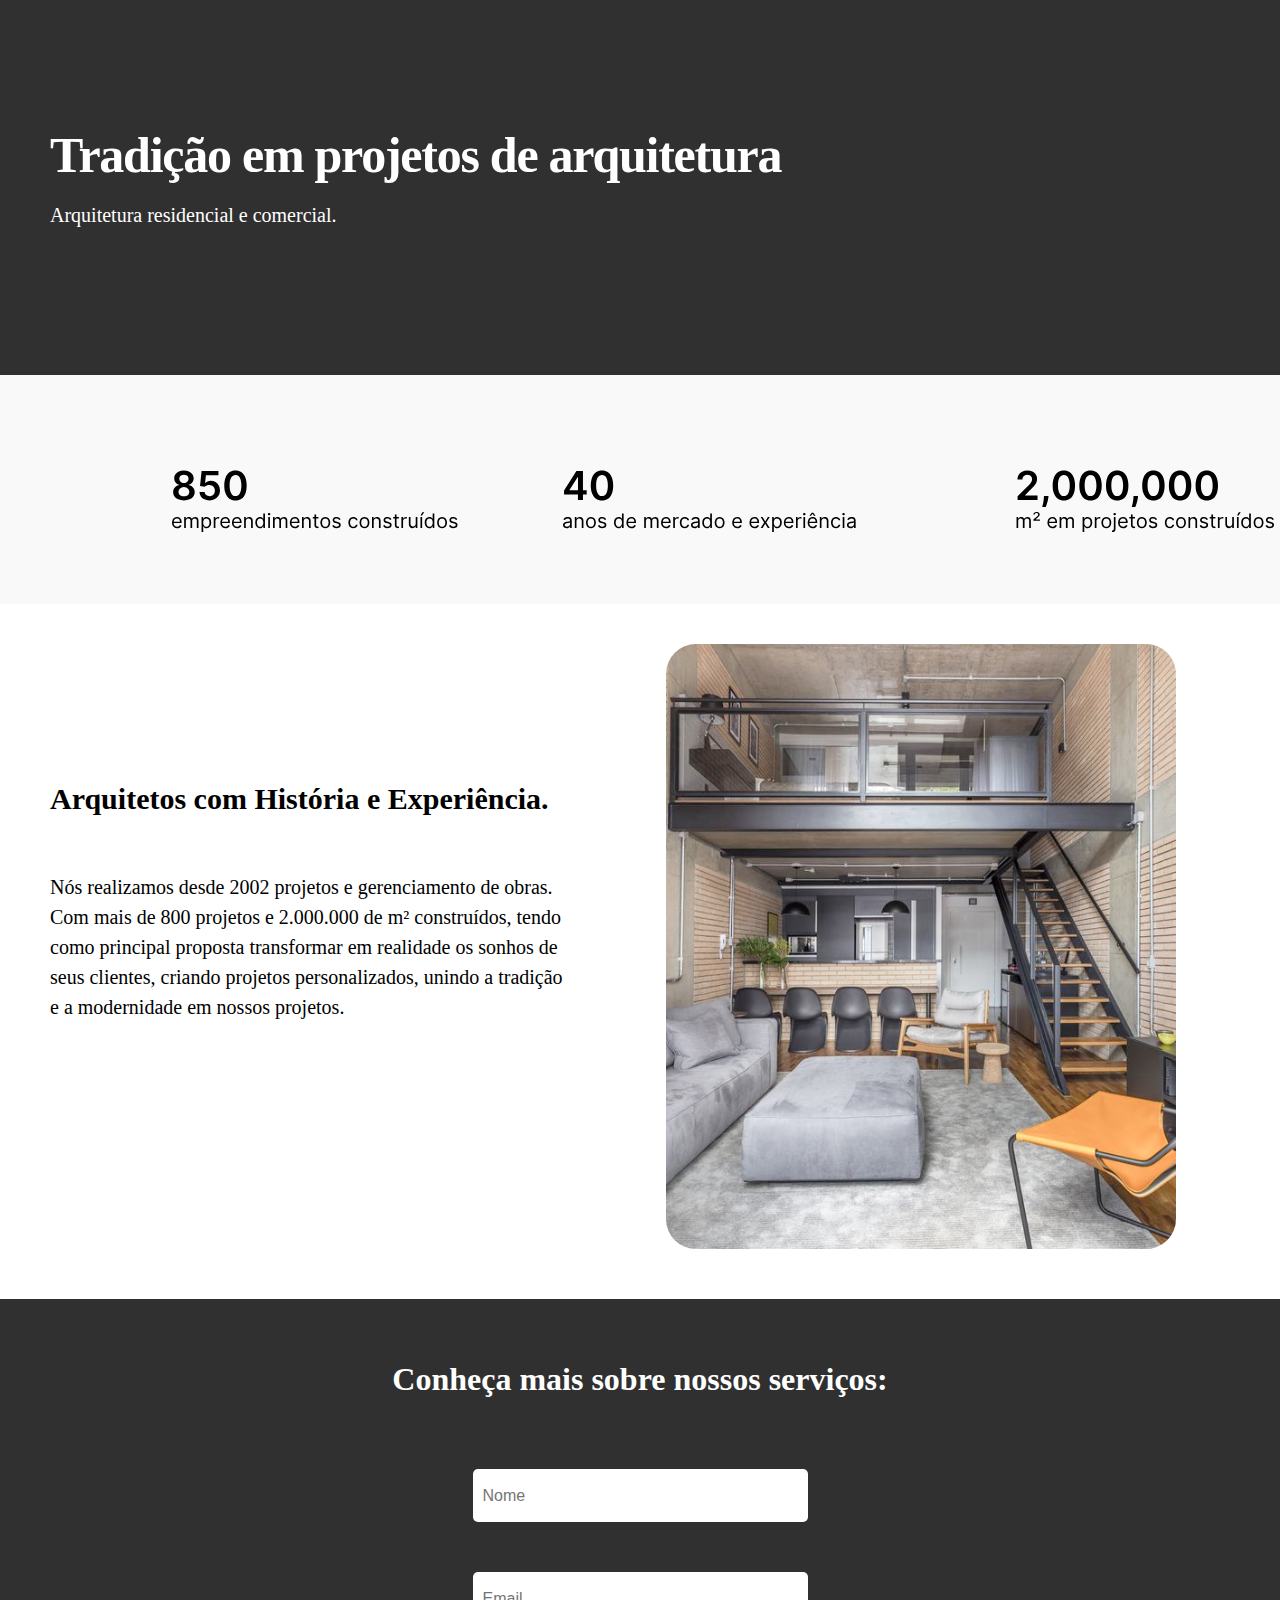
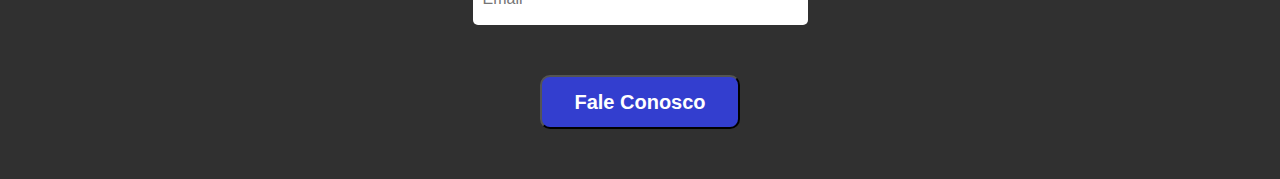
<file: Web Fellps/Arquitetura/index.html>
<html lang="pt-br">

<head>
    <meta charset="UTF-8">
    <meta name="viewport" content="width=device-width, initial-scale=1.0">
    <link rel="stylesheet" href="Estilo.css">
    <title>Site de divugação </title>
</head>

<body>
    <div id="title">
        <h1 class="t1">Tradição em projetos de arquitetura</h1>
        <h2 class="t2">Arquitetura residencial e comercial. </h2>
    </div>
    <div>
        <img src="img/feitos.svg">
    </div>
    </div>

    <div id="sobre">
        <div id="texto">
            <h1 class="t3"> Arquitetos com História e Experiência. </h1><br>
            <h2 class="t4"> Nós realizamos desde 2002 projetos e gerenciamento de obras. <br>
                Com mais de 800 projetos e 2.000.000 de m² construídos, tendo <br>
                como principal proposta transformar em realidade os sonhos de <br>
                seus clientes, criando projetos personalizados, unindo a tradição <br>
                e a modernidade em nossos projetos.</h2>
        </div>
        <div>
            <img src="img/casa.svg">

        </div>
    </div>

    <div id="best">
        <h1 class="titulo"> Conheça mais sobre nossos serviços: </h1><br>
        <form action="https://formspree.io/f/xkgwzwyz" method="post">
            <input class="email" type="text" placeholder="Nome" name="name" required=""><br>
            <input class="email" type="email" placeholder="Email" name="email" required=""><br>
            <button type="submit"> Fale Conosco</button>

        </form>
    </div>


</body>

</html>
</file>
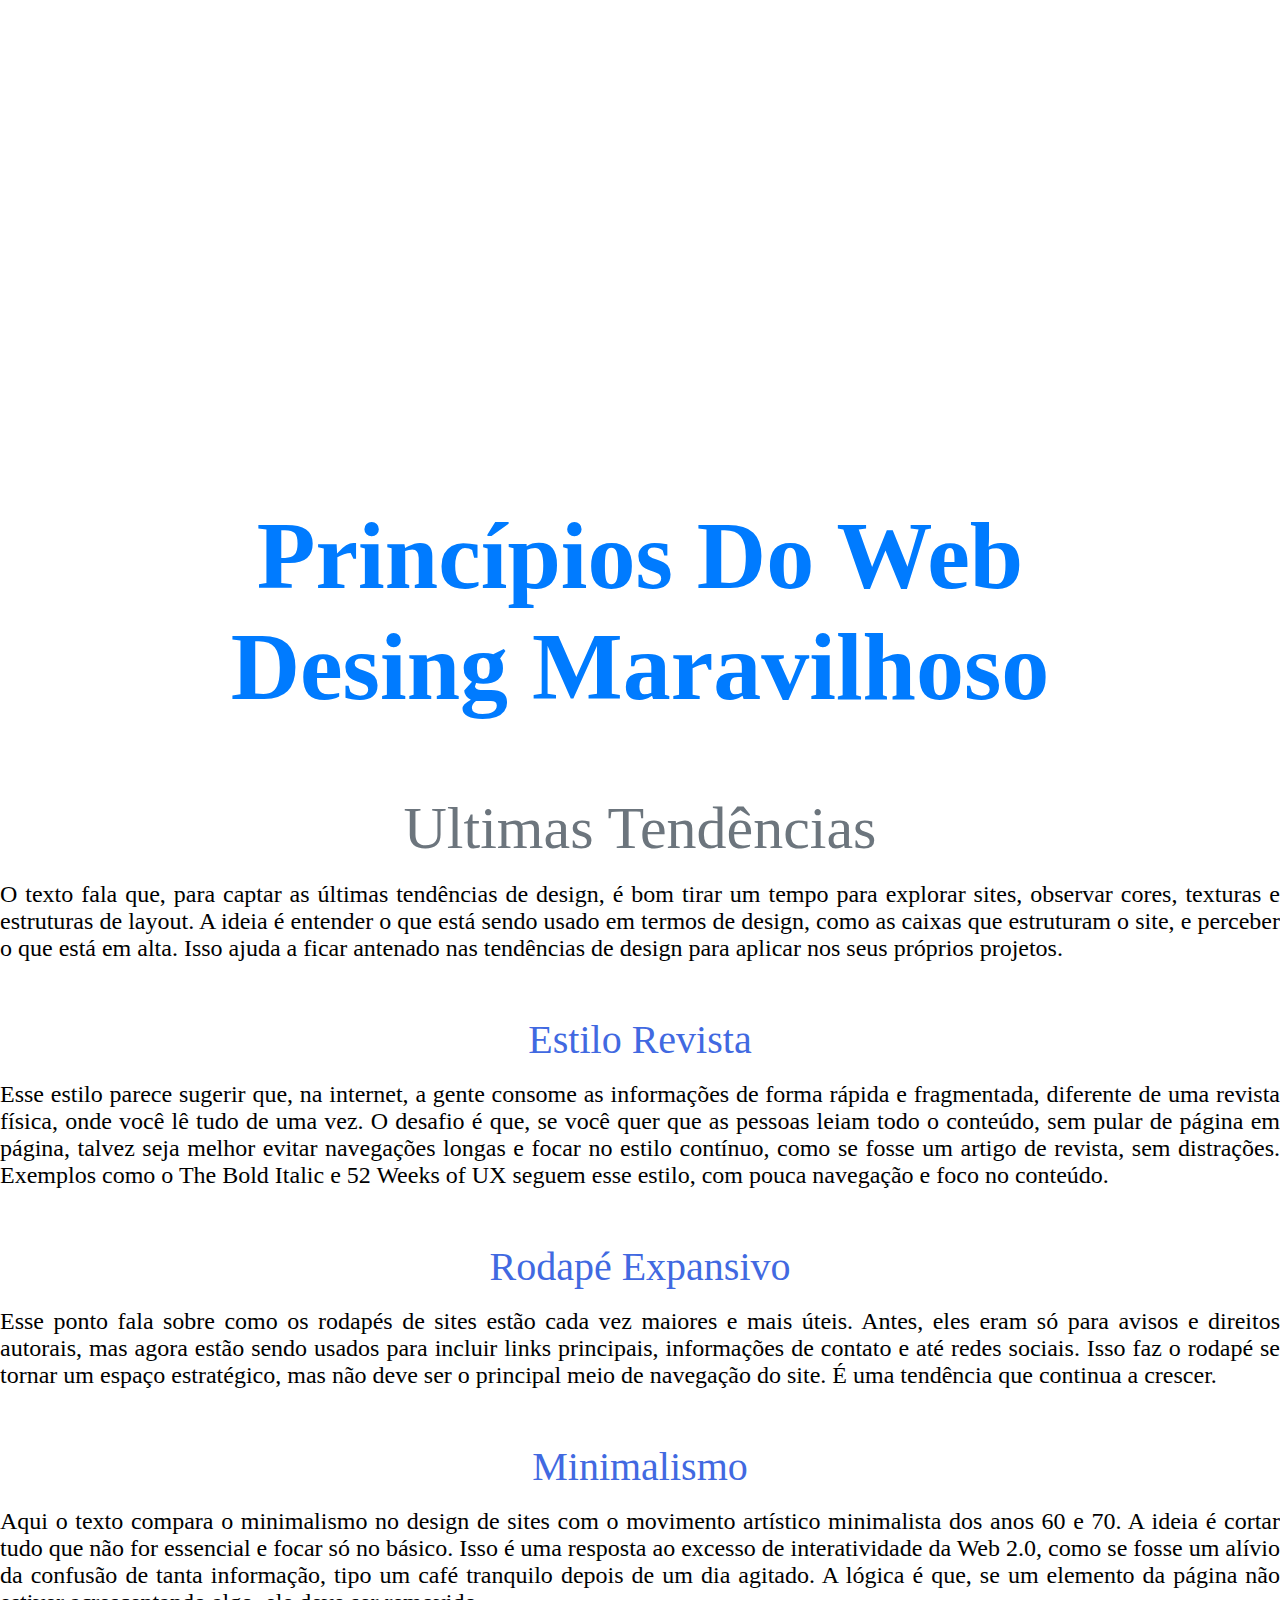
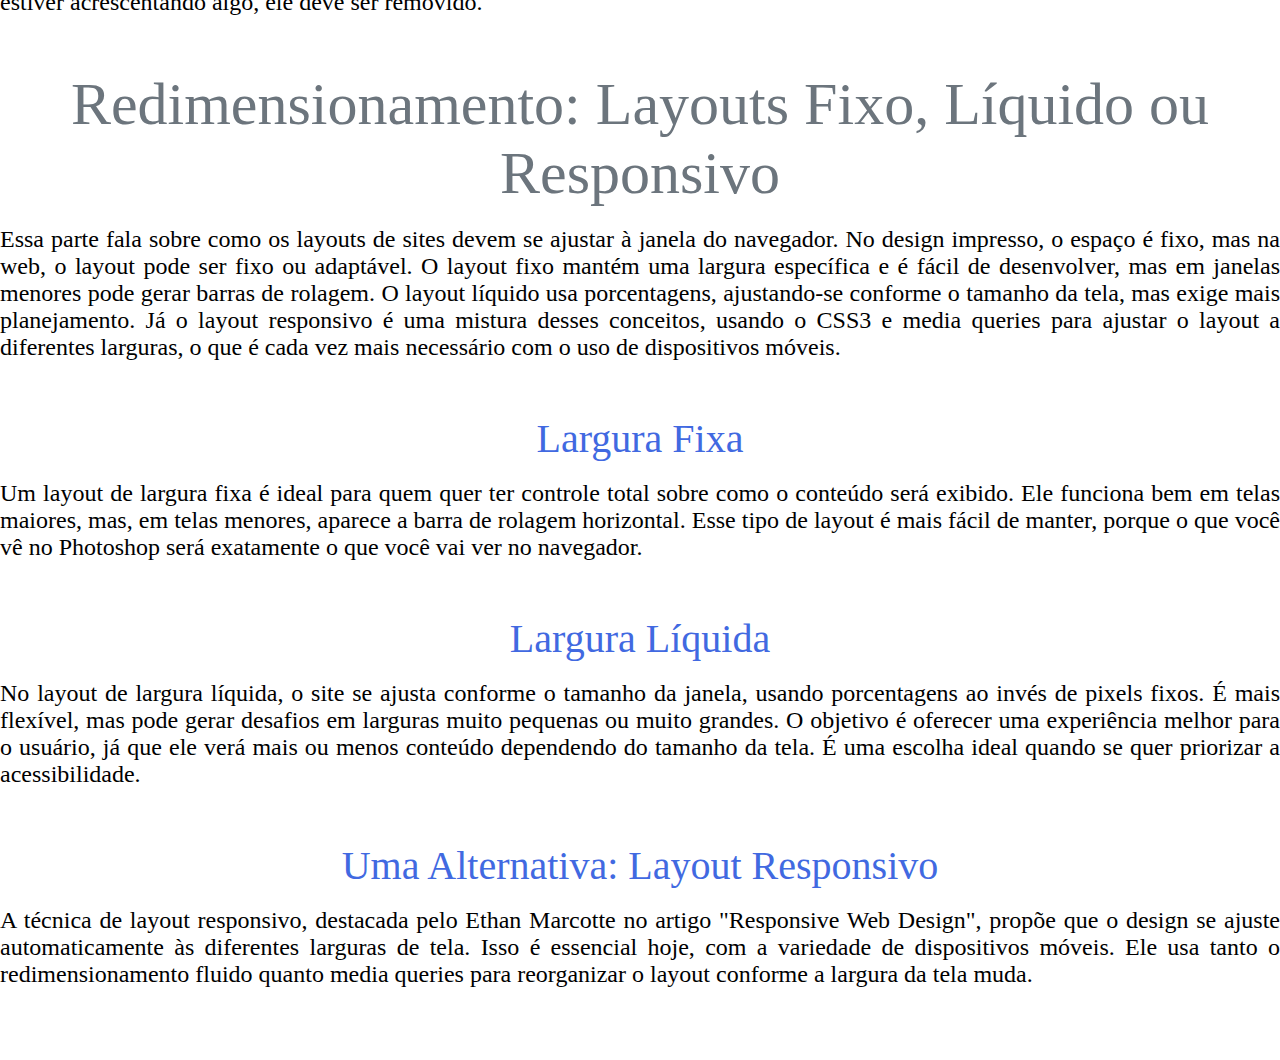
<file: Web Fellps/Barra Navegação/index.html>
<!DOCTYPE html>
<html lang="pt-br">

<head>
    <meta charset="UTF-8">
    <meta name="viewport" content="width=device-width, initial-scale=1.0">
    <title>Livro</title>
    <link rel="stylesheet" href="estilizando.css">
    <!-- se quiser incluir css nessa mesma pagina de html sem ser externo é só acrescentar aqui
entre as tags <style> -->
</head>

<body>
    <div class="bg"></div>
    <h1>Princípios Do Web <br> Desing Maravilhoso</h1> <br>
    <br>
    <br>
    <br>
    <h2>Ultimas Tendências</h2>
    <br>
    <P>
        O texto fala que, para captar as últimas tendências de design, é bom tirar um tempo para explorar sites,
        observar cores, texturas e estruturas de layout. A ideia é entender o que está sendo usado em termos de design,
        como as caixas que estruturam o site, e perceber o que está em alta. Isso ajuda a ficar antenado nas tendências
        de design para aplicar nos seus próprios projetos.

    </P>
    <br>
    <br>
    <br>
    <h3>Estilo Revista</h3>
    <br>
    <P>
        Esse estilo parece sugerir que, na internet, a gente consome as informações de forma rápida e fragmentada,
        diferente de uma revista física, onde você lê tudo de uma vez. O desafio é que, se você quer que as pessoas
        leiam todo o conteúdo, sem pular de página em página, talvez seja melhor evitar navegações longas e focar no
        estilo contínuo, como se fosse um artigo de revista, sem distrações. Exemplos como o The Bold Italic e 52 Weeks
        of UX seguem esse estilo, com pouca navegação e foco no conteúdo.
    </P>
    <br>
    <br>
    <br>
    <h3>Rodapé Expansivo</h3>
    <br>
    <P>
        Esse ponto fala sobre como os rodapés de sites estão cada vez maiores e mais úteis. Antes, eles eram só para
        avisos e direitos autorais, mas agora estão sendo usados para incluir links principais, informações de contato e
        até redes sociais. Isso faz o rodapé se tornar um espaço estratégico, mas não deve ser o principal meio de
        navegação do site. É uma tendência que continua a crescer.

    </P>
    <br>
    <br>
    <br>
    <h3>Minimalismo</h3>
    <br>
    <P>
        Aqui o texto compara o minimalismo no design de sites com o movimento artístico minimalista dos anos 60 e 70. A
        ideia é cortar tudo que não for essencial e focar só no básico. Isso é uma resposta ao excesso de interatividade
        da Web 2.0, como se fosse um alívio da confusão de tanta informação, tipo um café tranquilo depois de um dia
        agitado. A lógica é que, se um elemento da página não estiver acrescentando algo, ele deve ser removido.
    </P>
    <br>
    <br>
    <br>
    <h2>Redimensionamento: Layouts Fixo, Líquido ou Responsivo</h2>
    <br>
    <P>
        Essa parte fala sobre como os layouts de sites devem se ajustar à janela do navegador. No design impresso, o
        espaço é fixo, mas na web, o layout pode ser fixo ou adaptável. O layout fixo mantém uma largura específica e é
        fácil de desenvolver, mas em janelas menores pode gerar barras de rolagem. O layout líquido usa porcentagens,
        ajustando-se conforme o tamanho da tela, mas exige mais planejamento. Já o layout responsivo é uma mistura
        desses conceitos, usando o CSS3 e media queries para ajustar o layout a diferentes larguras, o que é cada vez
        mais necessário com o uso de dispositivos móveis.
    </P>
    <br>
    <br>
    <br>
    <h3>Largura Fixa</h3>
    <br>
    <P>
        Um layout de largura fixa é ideal para quem quer ter controle total sobre como o conteúdo será exibido. Ele
        funciona bem em telas maiores, mas, em telas menores, aparece a barra de rolagem horizontal. Esse tipo de layout
        é mais fácil de manter, porque o que você vê no Photoshop será exatamente o que você vai ver no navegador.
    </P>
    <br>
    <br>
    <br>
    <h3>Largura Líquida</h3>
    <br>
    <P>
        No layout de largura líquida, o site se ajusta conforme o tamanho da janela, usando porcentagens ao invés de
        pixels fixos. É mais flexível, mas pode gerar desafios em larguras muito pequenas ou muito grandes. O objetivo é
        oferecer uma experiência melhor para o usuário, já que ele verá mais ou menos conteúdo dependendo do tamanho da
        tela. É uma escolha ideal quando se quer priorizar a acessibilidade.
    </P>
    <br>
    <br>
    <br>
    <h3>Uma Alternativa: Layout Responsivo</h3>
    <br>
    <P>
        A técnica de layout responsivo, destacada pelo Ethan Marcotte no artigo "Responsive Web Design", propõe que o
        design se ajuste automaticamente às diferentes larguras de tela. Isso é essencial hoje, com a variedade de
        dispositivos móveis. Ele usa tanto o redimensionamento fluido quanto media queries para reorganizar o layout
        conforme a largura da tela muda.
    </P>
    <br>
    <br>
    <br>
    <br>

</body>

</html>
</file>
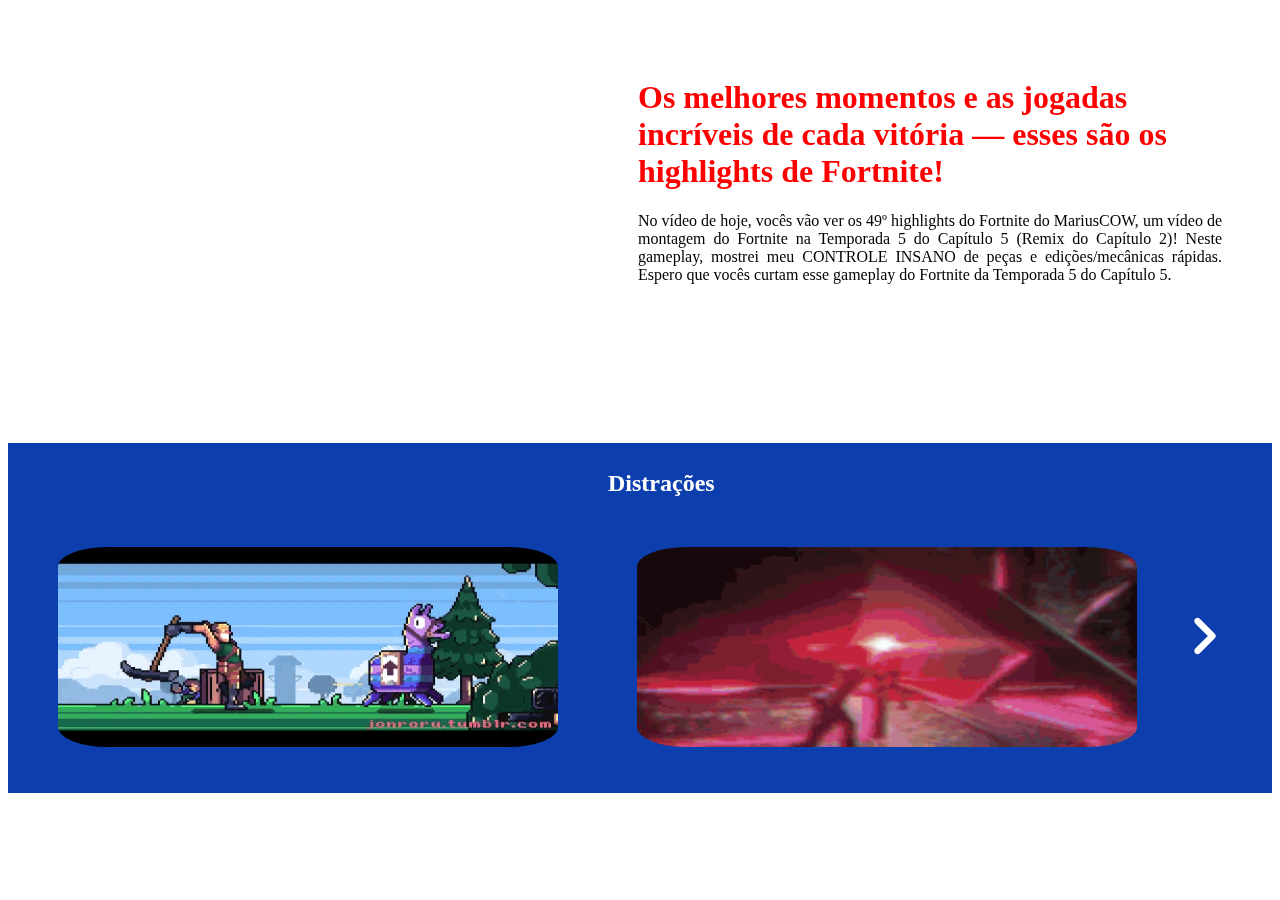
<file: Web Fellps/Carrossel/index.html>
<!DOCTYPE html>
<html lang="pt-br">

<head>
    <meta charset="UTF-8">
    <meta name="viewport" content="width=device-width, initial-scale=1.0">
    <title>Tec IFMT</title>
    <link rel="stylesheet" href="style.css">


</head>

<body>
    <!--Seção do video-->
    <div id="secaovideo">
        <iframe width="560" height="315" src="https://www.youtube.com/embed/Edep4yk2plY?si=GKEAQIdA7E9n9Bwx"
            title="YouTube video player" frameborder="0"
            allow="accelerometer; autoplay; clipboard-write; encrypted-media; gyroscope; picture-in-picture; web-share"
            referrerpolicy="strict-origin-when-cross-origin" allowfullscreen></iframe>

        <!--Seção texto do video-->
        <div id="titulovideo">
            <h1>Os melhores momentos e as jogadas incríveis de cada vitória — esses são os highlights de Fortnite!
            </h1>
            <p id="textovideo">
                No vídeo de hoje, vocês vão ver os 49º highlights do Fortnite do MariusCOW, um vídeo de montagem do
                Fortnite na Temporada 5 do Capítulo 5 (Remix do Capítulo 2)! Neste gameplay, mostrei meu CONTROLE INSANO
                de peças e edições/mecânicas rápidas. Espero que vocês curtam esse gameplay do Fortnite da Temporada 5
                do Capítulo 5.
            </p>
        </div>
    </div>

    <!--Seção do carrossel-->
    <div id="carrossel">
        <h2><br>Distrações</h2>

        <!--Divisão dos Card-->
        <div id="cards">
            <img id="setaesquerda" onclick="DeslizarParaEsquerda()" class="seta" src="setaesquerda.svg">
            <img id="Leonardo" class="card" src="4gif.gif">
            <img id="Samantha" class="card" src="5gif.gif">
            <img id="Bruna" class="card" src="1gif.gif">
            <img id="setadireita" class="seta" onclick="DeslizarParaDireita()" src="setadireita.svg">

        </div>
    </div>
    <br>
<br>
<br>
<br>
    <script src="index.js"></script>
</body>


</html>
</file>
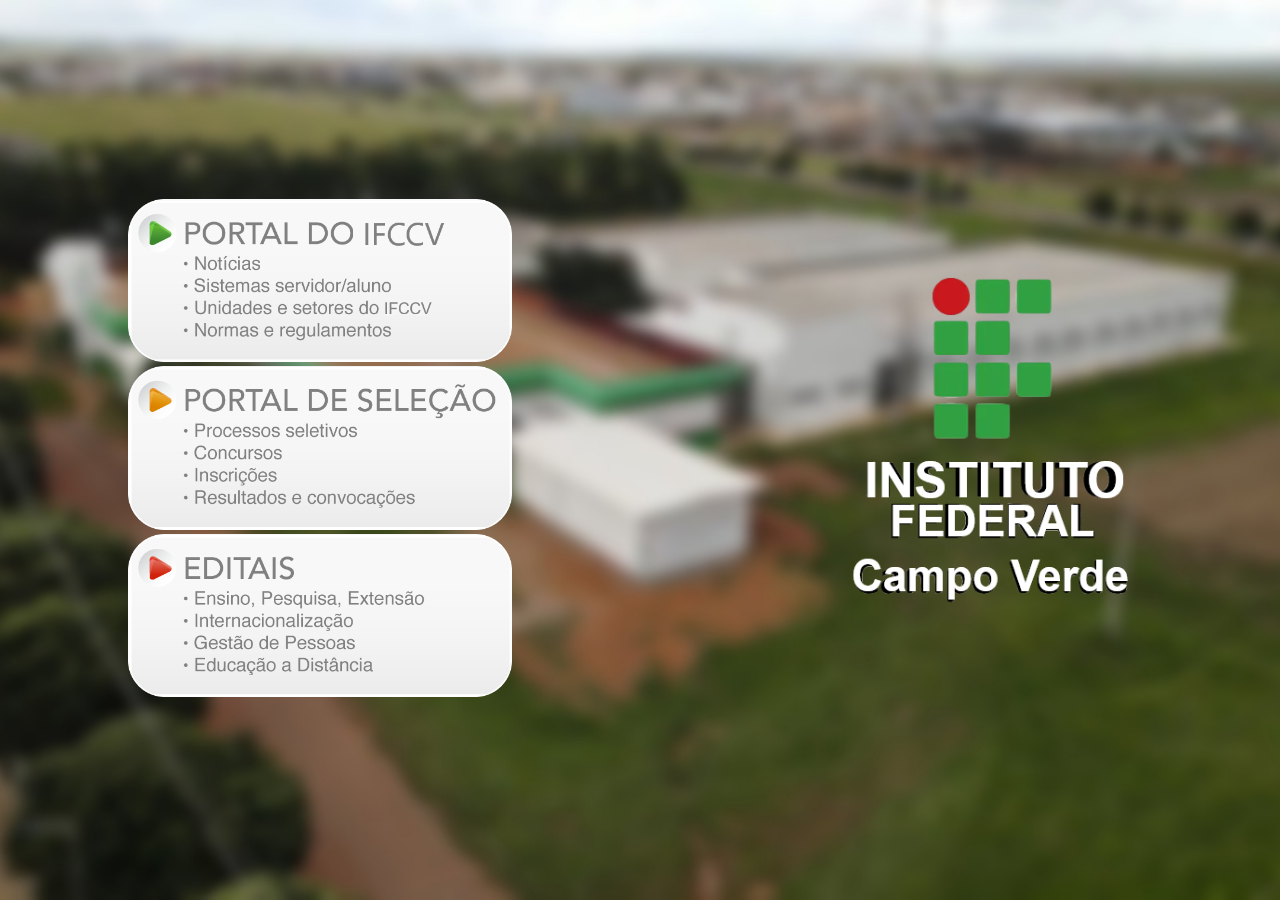
<file: Web Fellps/IFCCV/index.html>
<!DOCTYPE html>
<html lang="pt-br">

<head>
  <meta charset="utf-8">
  <meta name="HandheldFriendly" content="True" />
  <meta name="MobileOptimized" content="320" />
  <meta name="viewport" content="width=device-width, initial-scale=1" />
  <title>Instituto Federal de Campo Verde</title>

  <link rel="shortcut icon" href="img/favicon.ico" />
  <link rel="stylesheet" href="main.css">

  <script type="text/javascript">
    var _paq = window._paq || [];
    _paq.push(['trackPageView']);
    _paq.push(['enableLinkTracking']);
    (function () {
      var u = "https://analytics.ifccv.edu.br/";
      _paq.push(['setTrackerUrl', u + 'matomo.php']);
      _paq.push(['setSiteId', '1']);
      var d = document, g = d.createElement('script'), s = d.getElementsByTagName('script')[0];
      g.type = 'text/javascript'; g.async = true; g.defer = true; g.src = u + 'matomo.js'; s.parentNode.insertBefore(g, s);
    })();
  </script>
</head>

<body>
  <div class="wrapper">
    <div class="main">
      <img src="img/logo-ifccv-hotsite.png" alt="Instituto Federal de Campo Verde" />
    </div>
    <div class="menu">      
      <div>
        <ul>
	  <li>
	    </a>
          </li>
          <li>
            <a href="https://ifmt.edu.br/">
              <img src="img/button-portal-ifro.png" alt="Portal do IFCCV" />
            </a>
          </li>            
          <li>
            <a href="https://seletivo.ifmt.edu.br/">
              <img src="img/button-portal-selecao.png" alt="Portal de Seleção do IFCCV" />
            </a>
          </li>
          <li>
            <a href="https://processoseletivo.ifmt.edu.br/">
              <img src="img/button-editais.png" alt="Editais do IFCCV" />
            </a>
          </li>
        </ul>
      </div>
    </div>
  </div>
  <script defer="defer" src="https://barra.brasil.gov.br/barra_2.0.js" type="text/javascript"></script>
</body>
</html>
</file>
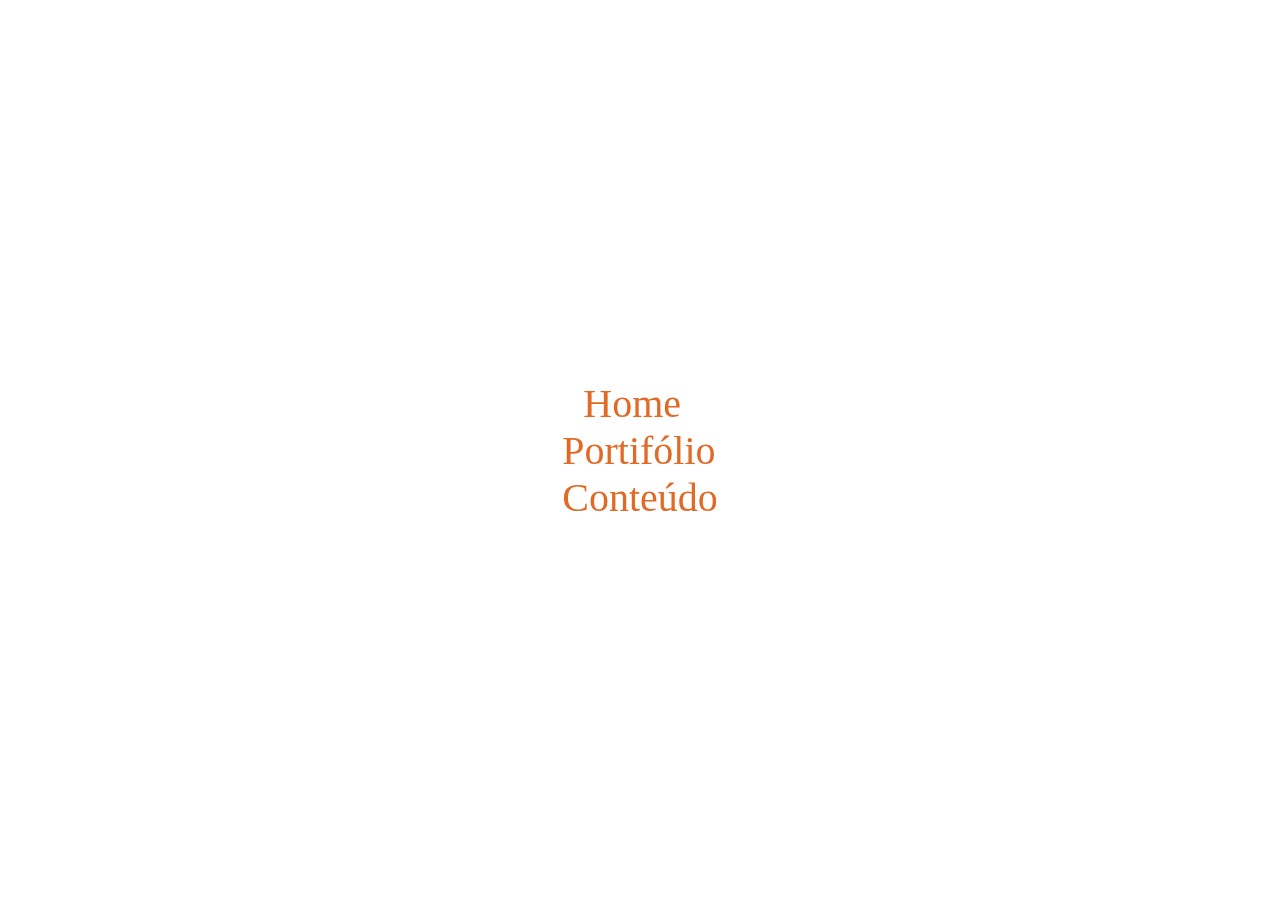
<file: Web Fellps/Barra Navegação/barra_navegação.html>
<!DOCTYPE html>
<html lang="pt-br">

<head>
    <meta charset="UTF-8">
    <meta name="viewport" content="width=device-width, initial-scale=1.0">
    <title>Barra de Navegação</title>
    <link rel="stylesheet" href="estilizando.css">
</head>

<body>
    <div class="form-box">
        <div class="nave">
            <ul>
                <li><a href="barra_navegação.html">Home</a></li>
                <li><a href="portifolio.html" target="_blank">Portifólio</a></li>
                <li><a href="index.html" target="_blank">Conteúdo</a></li>
                <!-- o target aqui mencionado sugere onde nossa pagina vai abrir nesse caso irá abrir
em uma aba em branco, mas temos outras opcaos: _self: Abre o link na mesma janela ou aba;-->
            </ul>
        </div>
    </div>
    <style>
        body {
            background: url(https://wallpapers.com/images/hd/pc-background-icblvzjtn3i7m291.jpg)no-repeat;
            background-size: cover;
            background-position: center;
            display: flex;
            justify-content: center;
            align-items: center;
            min-height: 100vh;
            width: 100%;
        }

        .form-box {
            position: relative;
            width: 350px;
            height: 400px;
            background: transparent;
            border: 2px solid rgba(255,255,255,0.5);
            border-radius: 20px;
            backdrop-filter: blur(15px);
            justify-content: center;
            align-items: center;
            display: flex;
        }

        .nave a {
            text-decoration: none;
            color: rgb(224, 106, 38);

        }
        .nave a:hover {
            color: rgb(255, 0, 0);
        }

        .nave ul li {
            display: inline-block;
            margin-right: 10%;
            text-decoration: none;
            color: #000000;
            display: flex;
            justify-content: space-around;
            justify-items: center;            
            font-size: 40px;
            font-family:arial black;
            

        }
    </style>
</body>

</html>
</file>
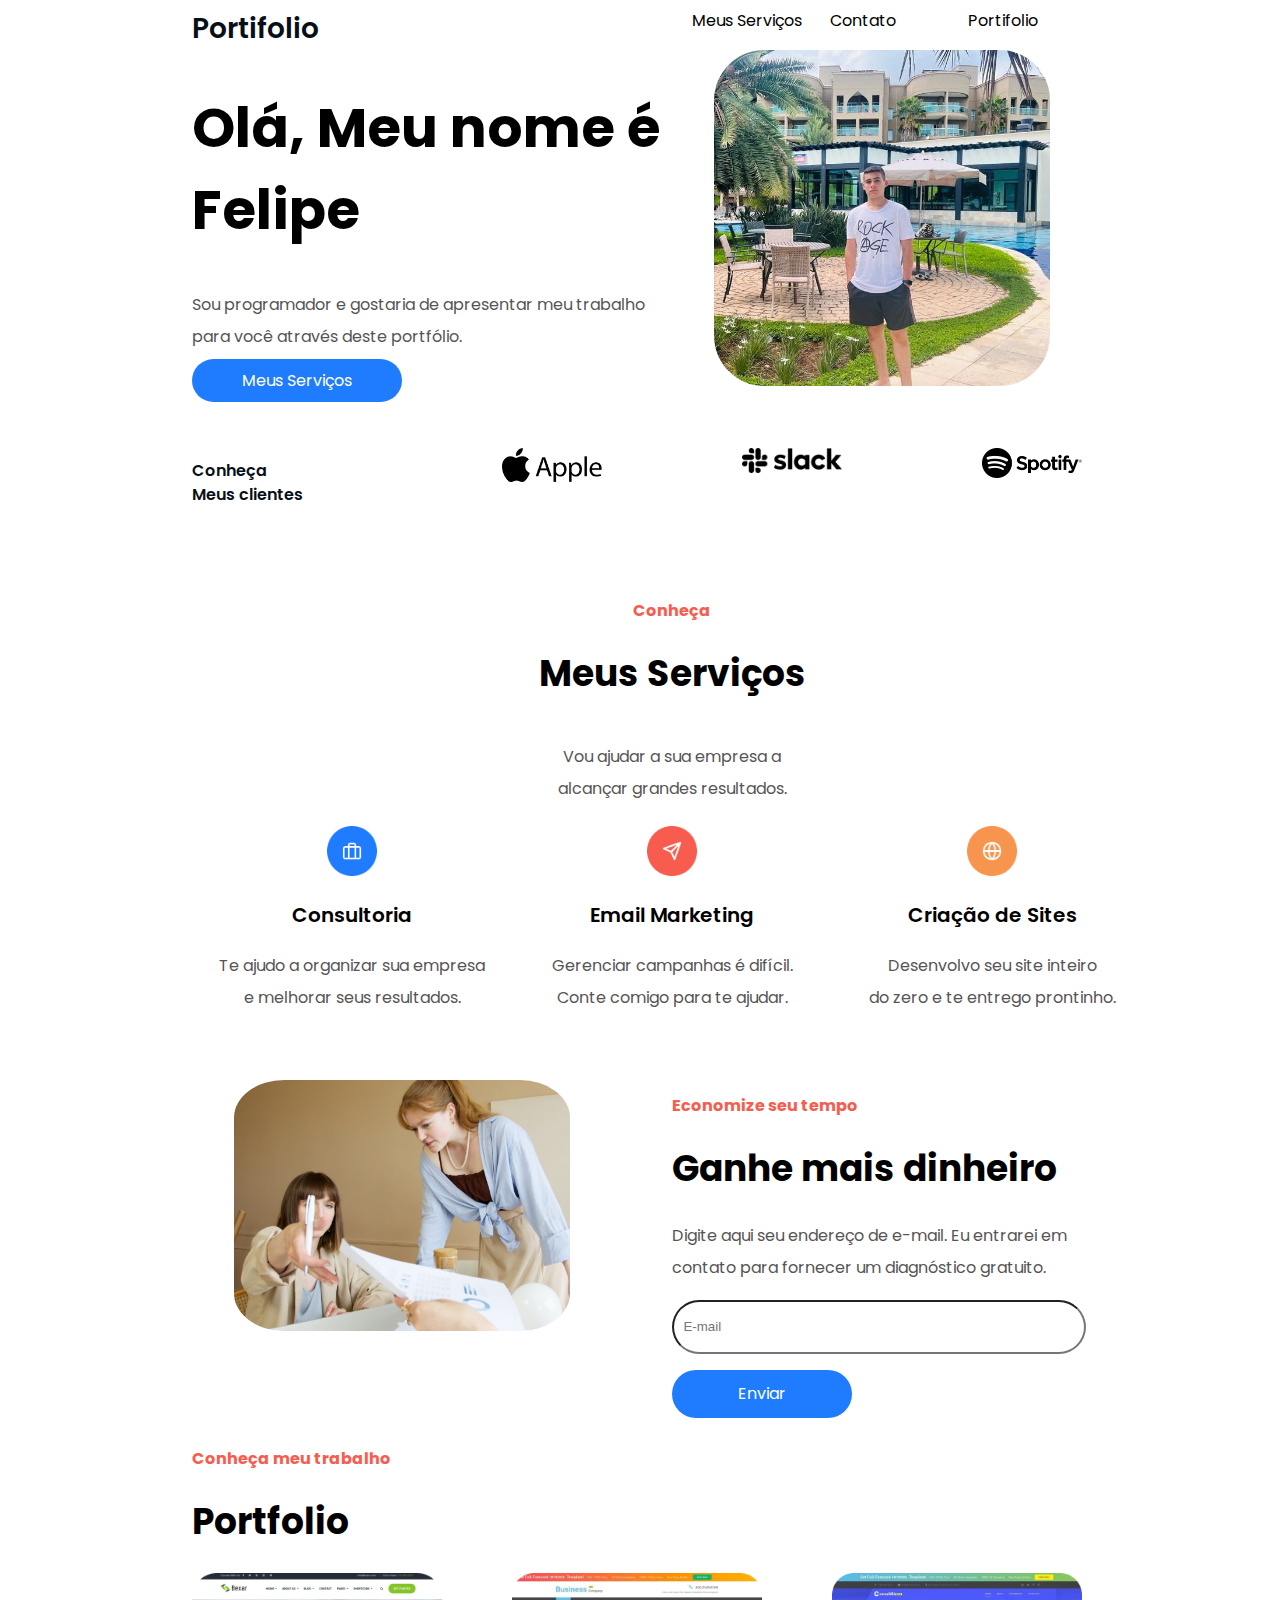
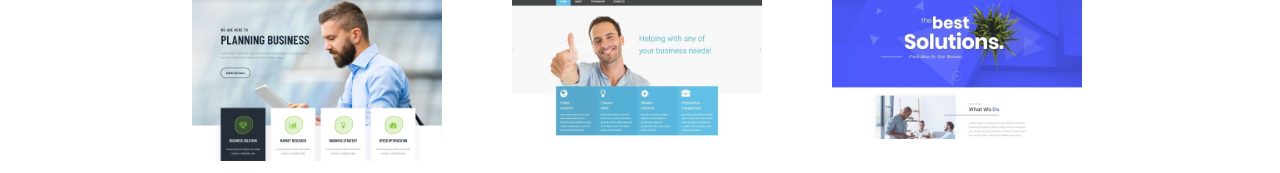
<file: Web Fellps/Barra Navegação/portifolio.html>
<!DOCTYPE html>
<html lang="pt-br">

<head>
    <meta charset="UTF-8">
    <meta http-equiv="X-UA-Compatible" content="IE=edge">
    <meta name="viewport" content="width=device-width, initial-scale=1.0">
    <link rel="stylesheet" href="Estilo.css">
    <link rel="preconnect" href="https://fonts.googleapis.com">
    <link rel="preconnect" href="https://fonts.gstatic.com" crossorigin>
    <link
        href="https://fonts.googleapis.com/css2?family=Poppins:ital,wght@0,100;0,200;0,300;0,400;0,500;0,600;0,700;0,800;0,900;1,100;1,200;1,300;1,400;1,500;1,600;1,700;1,800;1,900&display=swap"
        rel="stylesheet">

    <title>Portifolio</title>

</head>

<body>
    <div class="navegacao">
        <div id="titulo">
            Portifolio
        </div>
        <div id="menu">
            <ul>
                <li><a href="#services">Meus Serviços</a></li>
                <li><a href="#contactForm">Contato</a></li>
                <li><a href="#portifolioTitle">Portifolio</a></li>
            </ul>
        </div>
    </div>

    <div class="navegacao">

        <div id="cabecalhocta">
            <h1>Olá, Meu nome é Felipe</h1>
            <p class="texto">Sou programador e gostaria de apresentar meu trabalho para você através deste
                portfólio.</p>
            <a id="buttoncta" href="#services">Meus Serviços</a>

        </div>
        <div id="cabecalhoimg">
            <img src="IMG/My.jpg" alt="">
        </div>

    </div>
    <div class="navegacao" id="clientes">
        <div id="cabecalhoclienteTexto">
            <p>Conheça<br>
                Meus clientes</p>
        </div>
        <div id="cabecalhoclienteLogo"><img width="100" src="IMG/apple.png"></div>
        <div id="cabecalhoclienteLogo"><img width="100" src="IMG/slack.png"></div>
        <div id="cabecalhoclienteLogo"><img width="100" src="IMG/spotify.png"></div>
    </div>
    </div>

    <div class="navegacao">
        <div id="services">
            <h2 id="red">Conheça</h2>
            <h1 id="black">Meus Serviços</h1>
        </div>
    </div>

    <div class="navegacao">
        <p class="gray">Vou ajudar a sua empresa a <br>
            alcançar grandes resultados.</p>
    </div>
    <div class="navegacao">

        <div id="cabecalhoclienteLogo">
            <img width="50" src="IMG/Consultoria.png">
            <h3 id="preto">Consultoria</h3>
            <p class="gray">Te ajudo a organizar sua empresa <br>
                e melhorar seus resultados.</p>

        </div>
        <div id="cabecalhoclienteLogo">
            <img width="50" src="IMG/Email Marketing.png">
            <h3 id="preto">Email Marketing</h3>
            <p class="gray">Gerenciar campanhas é difícil. <br>
                Conte comigo para te ajudar.</p>

        </div>
        <div id="cabecalhoclienteLogo">
            <img width="50" src="IMG/Criação de Sites.png">
            <h3 id="preto">Criação de Sites</h3>
            <p class="gray">Desenvolvo seu site inteiro <br>
                do zero e te entrego prontinho.</p>

        </div>

    </div>

    <div class="navegacao">

        <div id="cabecalhoimg">
            <img src="IMG/Mulher 2.png" alt="">
        </div>

        <div id="contactForm">
            <h2 id="red2">Economize seu tempo</h2>
            <h1 id="black2">Ganhe mais dinheiro</h1>
            <p class="gray2">Digite aqui seu endereço de e-mail. Eu entrarei em<br>
                contato para fornecer um diagnóstico gratuito.</p>
            <form action="https://formspree.io/f/xkgwzwyz" method="POST">

                <input type="email" id="emailinput" name="contactEmail" placeholder="  E-mail" required="required">
                <p>
                    <button id="buttoncta" submit">Enviar</button>
                </p>
            </form>
        </div>

    </div>

    <div id= "portifolioTitle">
        <h2 id="red2">Conheça meu trabalho</h2>
        <h1 id="black2">Portfolio</h1>
    </div>
<div class="navegacao">
    <div id=""><img width="250" src="IMG/PLaning.png"></div>
    <div id=""><img width="250" src="IMG/modelo-gratuito-de-site-responsivo-para-negocios_55108-0-original 1.png"></div>
    <div id=""><img width="250" src="IMG/modelo-de-site-corporativo-responsivo-gratuito_52524-0-original 1.png"></div>
</div>
</body>
</html>
</file>
<file: Web Fellps/Arquitetura/Estilo.css>
* {
    margin: 0px;
    max-width: 1450px;
}

#title {
    background: #303030;
    color: #fffFFF;
    width: full;
    height: 375px;
    font-family: inter;
    line-height: 10px;

}

.t1 {
    font-size: 50px;
    font-weight: 600;
    letter-spacing: -0.025em;
    padding-top: 150px;
    margin-left: 50px;
}

.t2 {
    font-size: 20px;
    font-weight: 500;
    margin-left: 50px;
    padding-top: 50px;
}

#sobre {
    display: grid;
    grid-auto-flow: column;
    margin-top: 40px;
    padding-bottom: 50px;
}

.t3 {
    font-family: Inter;
    font-size: 30px;
    font-weight: 500;
    line-height: 110px;
    letter-spacing: 0px;
    text-align: left;
    display: flex;
    font-weight: 600;
}

.t4 {
    font-family: Inter;
    font-size: 20px;
    font-weight: 300;
    line-height: 30px;
    letter-spacing: 0px;
    text-align: left;
}

#texto {
    align-items: center;
    margin-top: 100px;
    margin-left: 50px;
    margin-left: 50px;
}

#best {
    background-color: #303030;
    text-align: center;
    padding-top: 50px;
    line-height: 60px;
}

.titulo {
    color: #fffFFF;
    font-weight: 600;
}

.email {
    Width: 335px;
    Height: 53px;
    background-color: #FFFFFF;
    color: #0000008f;
    border: 0px;
    border-radius: 5px;
    margin-bottom: 50px;
    padding-left: 10px;
    font-size: 16px;
    font: Raleway;
}

button {
    background-color: #333ecf;
    color: white;
    margin-bottom: 50px;
    font-weight: bolder;
    cursor: pointer;
    width: 200px;
    height: 54px;
    border-radius: 10px;
    font: Raleway;
    font-size: 20px;
}

button:hover {
    background-color: #333ecf;
    color: white;
    transform: translateY(-2px);
    box-shadow: 0px 15px 20px 0px #0099ff41;
    width: 200px;
    height: 54px;
    border-radius: 10px;

}
</file>
<file: Web Fellps/Barra Navegação/estilizando.css>
* {
    margin: 0;
    padding: 0;
}

/* fazer essa determinação em todos é um boa pratica pois o asterisco garante que vai ser
   aplicado em todo documento, e assim vc pode ajustar a margem de acordo com sua
   preferencia */
h1 {
    color: #007BFF;
    font-size: 96px;
    font-weight: 900;
    text-decoration: wavy;
    text-align: center;
}

h2 {
    color:  #6C757D;
    font-size: 60px;
    font-weight: 300;
    text-decoration: wavy;
    text-align: center;
}

h3 {
    color:#4169E1;
    font-size: 40px;
    font-weight: 300;
    text-decoration: wavy;
    text-align: center;
}

p {
    font-size: 24px;
    font-family: 'Lucida Sans', 'Lucida Sans Regular', 'Lucida Grande', 'Lucida Sans Unicode';
    font-style: normal;
    text-align: justify;
}

.bg {
    height: 500px;
    /*height vem do ingles e significa altura*/
    width: 100%;
    /*width vem do ingles e significa largura*/
    /* espaço determinado para onde a imagem tem que caber */

    background-image: url(https://tudosobrehospedagemdesites.com.br/site/wp-content/uploads/2023/07/tendencias-design-temas-para-sites-destaque-2.png);
    /* nao salvei a imagem no computador por isso puxei o URL */
    background-size: cover;
    /* o formato cover ajusta da imagem dentro do espaço determinado sem deformar ela mas
   corta um pedaço, o formato contain faz a imagem aparecer sem corte mas deforma */
    background-repeat: no-repeat;
    /* vai garantir que a imagem não vai se repetir dentro do espaço determinado */
    background-position: center;
    background-attachment: fixed;
    /* esse comando faz a imagem ficar fixada e o texto ir passando por cima, não funciona com
   todo navegador */
}
</file>
<file: Web Fellps/Carrossel/style.css>
#secaovideo {
    display: grid;
    grid-auto-flow: column;
    columns: auto;
    padding: 50px;

}

#textovideo {
    display: flex;
    align-items: center;
    margin-left: 20px;
    text-align: justify;
}

h1 {
    margin-left: 20px;
    color: red;
}

h2 {
    margin-left: 600px;
    color: rgb(255, 255, 255);
 
}

#carrossel {
    background-color: rgb(12, 63, 173);
    height: 350px;
}

#cards {
    margin-top: 50px;
    grid-auto-flow: column;
    display: grid;
}

.card {
    margin-left: 50px;
}

#setaesquerda {
    display: none;
}

#Bruna {
    display: none;
}

.seta {
    margin-top: 50px;
    cursor: pointer;
}

.seta:hover {
    transform: translateX(7px);
    transition: 0.5s;
}

#Leonardo {
    border-radius: 10%;
    width: 500px;
    height: 200px;
}
#Samantha {
    border-radius: 10%;
    width: 500px;
    height: 200px;
}
#Bruna {
    border-radius: 10%;
    width: 500px;
    height: 200px;
}
</file>
<file: Web Fellps/IFCCV/main.css>
/*
Created: 2020, 28 jan.
*/
* {
    margin: 0;
    padding: 0;
}

body {
    background-image: url(img/bg-hotsite-2020.jpg);
    height: 500px;
    width: 100%;
    background-size: cover;
    background-repeat: no-repeat;
    background-position: center;
    background-attachment: fixed;

}

ul {
    list-style: none;
}

.wrapper {
    width: 100vw;
    max-width: 1400px;
    height: 100vh;
    display: flex;
    flex-direction: row-reverse;
    justify-content: center;
    align-items: center;
    margin: auto;
}

.wrapper .main {
    width: 50%;
    text-align: right;
    align-items: right;
}

.wrapper .main img{
    width: 50%;
    text-align: right;
    align-items: right;
} 

.wrapper .menu img{
    width: 100%;
}

.wrapper .menu {
    width: 30%;
}


@media (max-width: 700px) {
    .wrapper {
        display: block;
        align-items: center;
        justify-content: center;
    }
    .wrapper .main, .wrapper .menu {
        width: 100%;
        text-align: center;
    }
    .wrapper .menu img, .wrapper .main img {
        width: 70%;
    }
 
}
</file>
<file: Web Fellps/Barra Navegação/Estilo.css>
body {
    margin-left: 15%;
    margin-right: 10%;
    max-width: 1200px;
}

.navegacao {
    display: grid;
    grid-auto-flow: column;
    grid-auto-columns: 1fr;
}

#titulo {
    font-family: Poppins;
    font-size: 28px;
    font-weight: 600;
    line-height: 42px;
    text-align: left;
    width: 119px;
    height: 42px;
    top: 40px;
    left: 160px;
    gap: 0px;
    opacity: 0px;
    color: #070F18;
}

#menu ul {
    list-style-type: none;
    margin: 0;
    padding: 0;
}

#menu li a {
    text-decoration: none;
    color: #000000;
}

#menu li {
    display: inline-block;
    margin-left: 20px;
    font-family: Poppins;
    width: 114px;
    height: 24px;
    top: 49px;
    left: 974px;
    gap: 0px;
    opacity: 0px;


}

#cabecalhocta h1 {
    font-family: Poppins;
    font-size: 55px;
    font-weight: 700;
    line-height: 82.5px;
    text-align: left;
    color: #000000;

}

p.texto {
    font-family: Poppins;
    font-size: 16px;
    font-weight: 400;
    line-height: 32px;
    text-align: left;
    color: #575455;

}



#cabecalhoimg img {
    width: 70%;
    margin-left: 42px;
    border-radius: 15%;
}

a {
    text-decoration: none;
    color: #000000;
}

#buttoncta {
    background-color: #1F7CFF;
    width: 180px;
    height: 48px;
    top: 504px;
    left: 160px;
    gap: 0px;
    border-radius: 40px;
    opacity: 0px;
    font-family: Poppins;
    font-size: 16px;
    line-height: 24px;
    text-align: center;
    color: #FFFFFF;
    padding: 10px 50px 10px 50px;
    border: none;

}

#clientes {
    margin-top: 50px;
    margin-bottom: 50px;
}

#cabecalhoclienteTexto {
    font-family: Poppins;
    font-size: 16px;
    font-weight: 600;
    line-height: 24px;
    text-align: left;
    color: #070F18;
}

#cabecalhoclienteLogo {
    text-align: center;
    margin-top: 5px;
    margin-bottom: 50px;
}

#red {
    font-family: Poppins;
    font-size: 16px;
    font-weight: 700;
    line-height: 24px;
    text-align: center;
    color: #F75C4E;
}

#black {
    font-family: Poppins;
    font-size: 36px;
    font-weight: 700;
    line-height: 54px;
    text-align: center;
    color: #000000;
}

.gray {
    font-family: Poppins;
    font-size: 16px;
    font-weight: 400;
    line-height: 32px;
    text-align: center;
    color: #575455;
}

#preto {
    font-family: Poppins;
    font-size: 20px;
    font-weight: 600;
    line-height: 30px;
    text-align: center;
    color: #000000;
}

#red2 {
    font-family: Poppins;
    font-size: 16px;
    font-weight: 700;
    line-height: 24px;
    text-align: left;
    color: #F75C4E;
}

#black2 {
    font-family: Poppins;
    font-size: 36px;
    font-weight: 700;
    line-height: 54px;
    text-align: left;
    color: #000000;
}

.gray2 {
    font-family: Poppins;
    font-size: 16px;
    font-weight: 400;
    line-height: 32px;
    text-align: left;
    color: #575455;
}

#contactForm input {

    width: 406px;
    height: 48px;
    top: 1627px;
    left: 887px;
    gap: 0px;
    border-radius: 40px;
    opacity: 0px;
    color: #000000;
 
}
</file>
